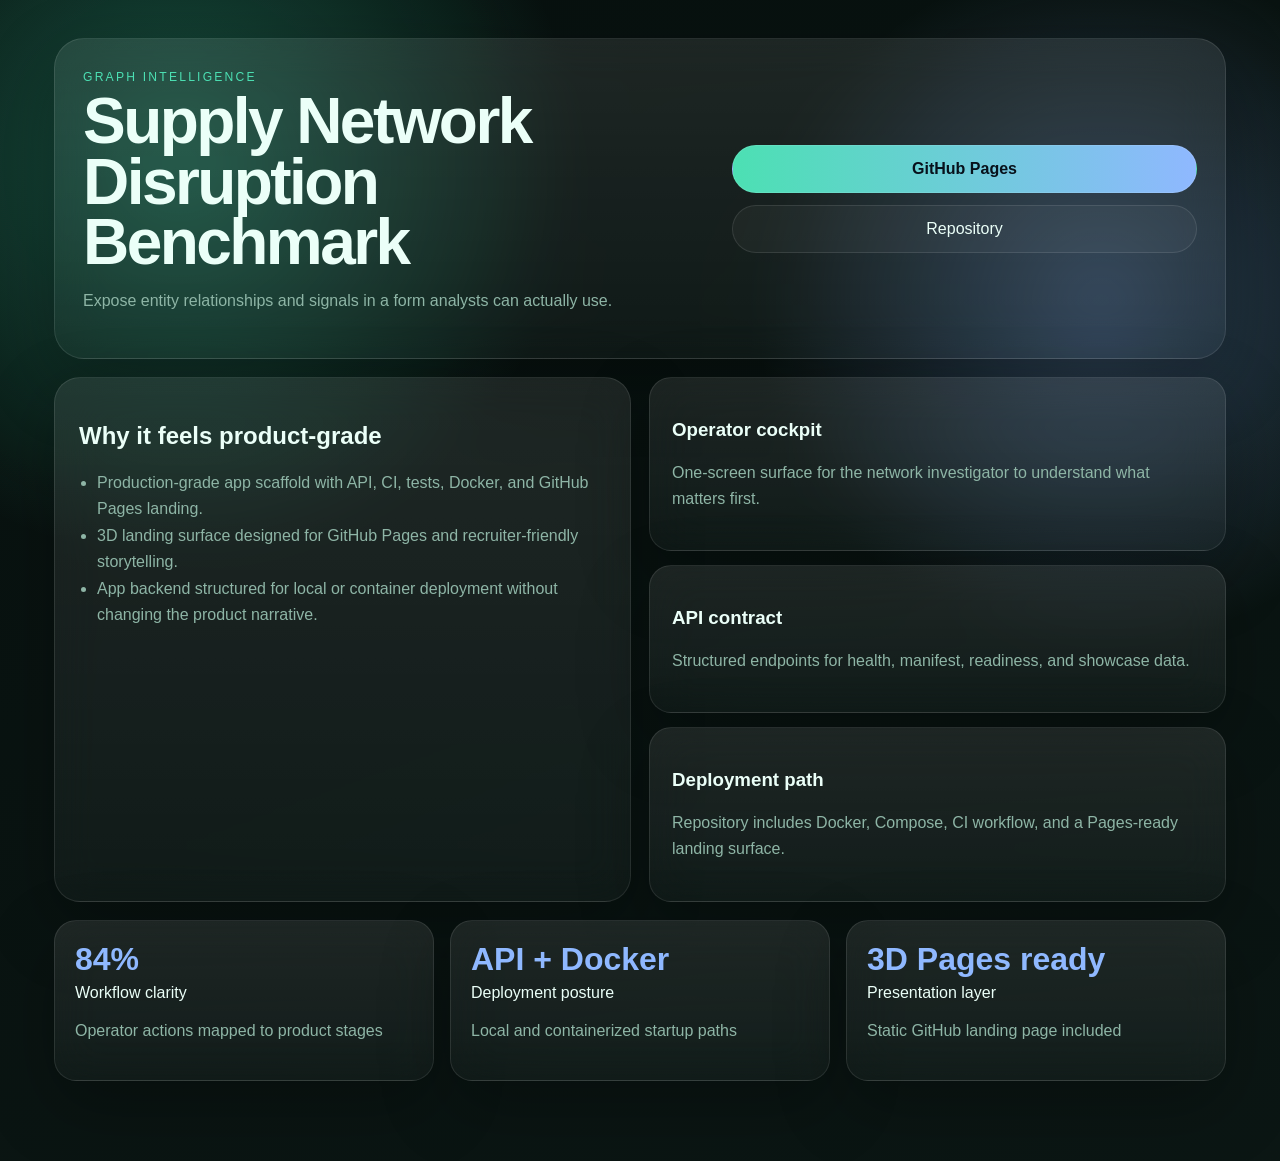
<file: docs/index.html>
<!DOCTYPE html>
<html lang="en">
<head>
  <meta charset="UTF-8" />
  <meta name="viewport" content="width=device-width, initial-scale=1.0" />
  <title>Supply Network Disruption Benchmark Landing</title>
  <link rel="stylesheet" href="landing.css" />
</head>
<body>
  <div class="scene" id="scene">
    <div class="backdrop"></div>
    <main class="deck">
      <section class="hero-card glass">
        <div>
          <span class="eyebrow">Graph intelligence</span>
          <h1>Supply Network Disruption Benchmark</h1>
          <p>Expose entity relationships and signals in a form analysts can actually use.</p>
        </div>
        <nav class="cta-stack">
          <a class="cta primary" href="https://r-behera.github.io/ogb-graph-benchmark-studio/">GitHub Pages</a>
          <a class="cta" href="https://github.com/R-behera/ogb-graph-benchmark-studio">Repository</a>
        </nav>
      </section>
      <section class="orbit-grid">
        <div class="glass panel large">
          <h2>Why it feels product-grade</h2>
          <ul><li>Production-grade app scaffold with API, CI, tests, Docker, and GitHub Pages landing.</li><li>3D landing surface designed for GitHub Pages and recruiter-friendly storytelling.</li><li>App backend structured for local or container deployment without changing the product narrative.</li></ul>
        </div>
        <div id="cards" class="card-stack"></div>
      </section>
      <section class="metrics-row" id="metrics"></section>
    </main>
  </div>
  <script>window.PROJECT_MANIFEST = {"slug": "ogb-graph-benchmark-studio", "title": "Supply Network Disruption Benchmark", "summary": "![Demo Screenshot](demo/screenshot.png)", "domain": "Graph intelligence", "audience": "network investigator", "promise": "Expose entity relationships and signals in a form analysts can actually use.", "hero": ["Production-grade app scaffold with API, CI, tests, Docker, and GitHub Pages landing.", "3D landing surface designed for GitHub Pages and recruiter-friendly storytelling.", "App backend structured for local or container deployment without changing the product narrative."], "kpis": [{"label": "Workflow clarity", "value": "84%", "note": "Operator actions mapped to product stages"}, {"label": "Deployment posture", "value": "API + Docker", "note": "Local and containerized startup paths"}, {"label": "Presentation layer", "value": "3D Pages ready", "note": "Static GitHub landing page included"}], "stages": ["ingest", "validate", "analyze", "decide", "monitor"], "cards": [{"title": "Operator cockpit", "body": "One-screen surface for the network investigator to understand what matters first."}, {"title": "API contract", "body": "Structured endpoints for health, manifest, readiness, and showcase data."}, {"title": "Deployment path", "body": "Repository includes Docker, Compose, CI workflow, and a Pages-ready landing surface."}], "scene": "signal-wave", "theme": {"bg": "#08100e", "surface": "#101d1a", "ink": "#ebfff8", "muted": "#8eb5a6", "accent": "#4ce0b3", "accent2": "#8fb8ff"}, "pages_url": "https://r-behera.github.io/ogb-graph-benchmark-studio/", "api_examples": {"health": {"status": "ok", "project": "ogb-graph-benchmark-studio"}, "readiness": {"api": "ready", "landing_page": "docs/index.html", "container": "Dockerfile present"}, "signals": [{"name": "Decision coverage", "status": "strong", "detail": "App and landing narrative aligned"}, {"name": "Operator context", "status": "strong", "detail": "Primary user anchored as network investigator"}, {"name": "Delivery path", "status": "ready", "detail": "Pages + containerized app scaffold generated"}]}};</script>
  <script src="landing.js"></script>
</body>
</html>
</file>
<file: docs/landing.css>
:root{--bg:#08100e;--surface:#101d1a;--ink:#ebfff8;--muted:#8eb5a6;--accent:#4ce0b3;--accent2:#8fb8ff;--rx:0deg;--ry:0deg;}*{box-sizing:border-box}html,body{margin:0;min-height:100%;font-family:Inter,Segoe UI,sans-serif;background:var(--bg);color:var(--ink)}.scene{min-height:100vh;overflow:hidden;position:relative;transform-style:preserve-3d;perspective:1600px}.backdrop{position:absolute;inset:-10%;background:radial-gradient(circle at 20% 20%,color-mix(in srgb,var(--accent) 30%, transparent),transparent 24%),radial-gradient(circle at 80% 30%,color-mix(in srgb,var(--accent2) 28%, transparent),transparent 22%),linear-gradient(160deg,var(--bg),color-mix(in srgb,var(--surface) 78%, black));filter:saturate(1.15)}.deck{position:relative;z-index:2;max-width:1220px;margin:0 auto;padding:38px 24px 80px;transform:rotateX(var(--rx)) rotateY(var(--ry));transition:transform .12s ease-out}.glass{background:linear-gradient(180deg,rgba(255,255,255,.09),rgba(255,255,255,.03));border:1px solid rgba(255,255,255,.1);backdrop-filter:blur(22px);box-shadow:0 24px 70px rgba(0,0,0,.28)}.hero-card{display:grid;grid-template-columns:1.15fr .85fr;gap:20px;padding:28px;border-radius:30px;margin-bottom:18px}.eyebrow{letter-spacing:.18em;text-transform:uppercase;font-size:.76rem;color:var(--accent)}h1{font-size:clamp(2.4rem,5vw,4.8rem);line-height:.94;margin:.4rem 0 1rem;letter-spacing:-.04em}p,li{color:var(--muted);line-height:1.65}.cta-stack{display:flex;flex-direction:column;justify-content:center;gap:12px}.cta{display:inline-flex;justify-content:center;padding:14px 18px;border-radius:999px;text-decoration:none;color:var(--ink);border:1px solid rgba(255,255,255,.1);background:rgba(255,255,255,.04)}.primary{background:linear-gradient(90deg,var(--accent),var(--accent2));color:#07111b;font-weight:700}.orbit-grid{display:grid;grid-template-columns:1fr 1fr;gap:18px;margin-bottom:18px}.panel.large{padding:24px;border-radius:26px}.card-stack{display:grid;gap:14px}.flip{padding:22px;border-radius:22px;transform:translateZ(var(--z))}.metrics-row{display:grid;grid-template-columns:repeat(3,minmax(0,1fr));gap:16px}.metric{padding:20px;border-radius:22px}.metric strong{display:block;font-size:2rem;color:var(--accent2);margin-bottom:.4rem}ul{padding-left:18px;margin:14px 0 0}@media(max-width:980px){.hero-card,.orbit-grid,.metrics-row{grid-template-columns:1fr}.deck{padding:22px 16px 60px}}
</file>
